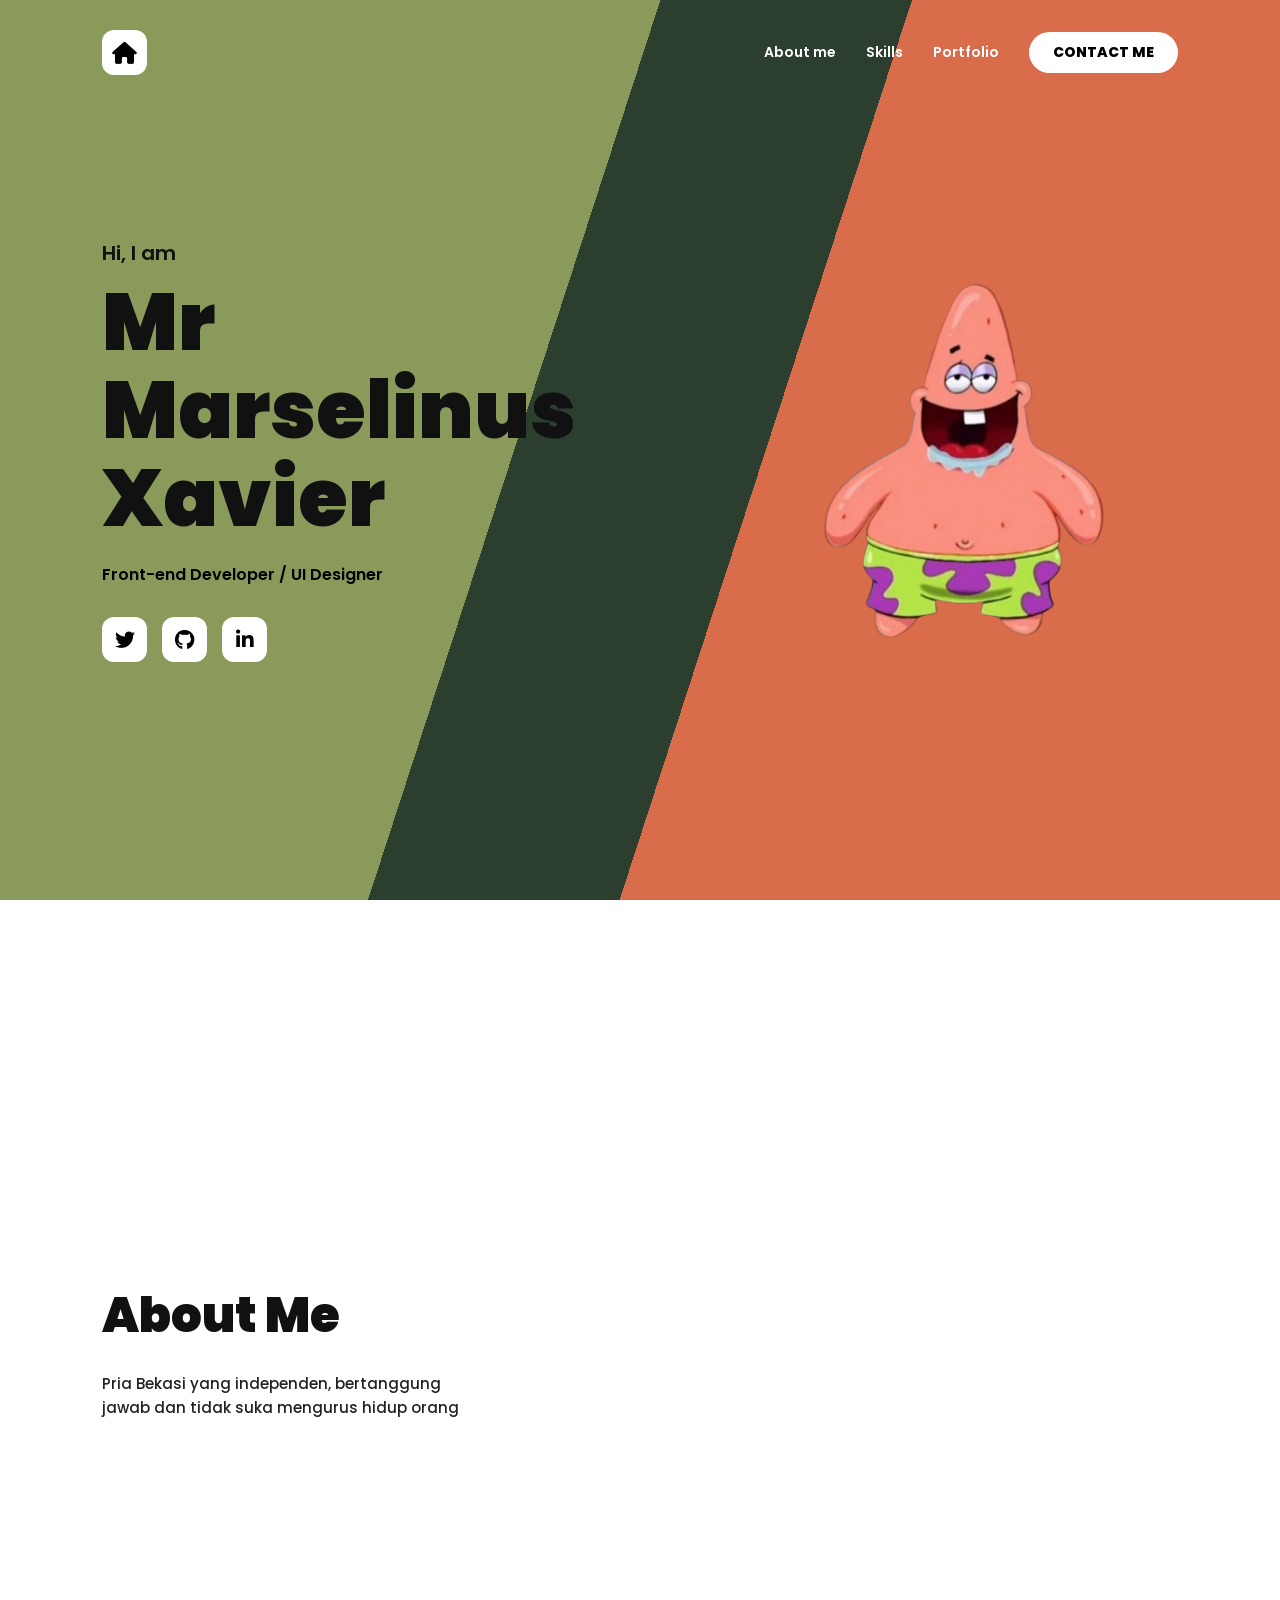
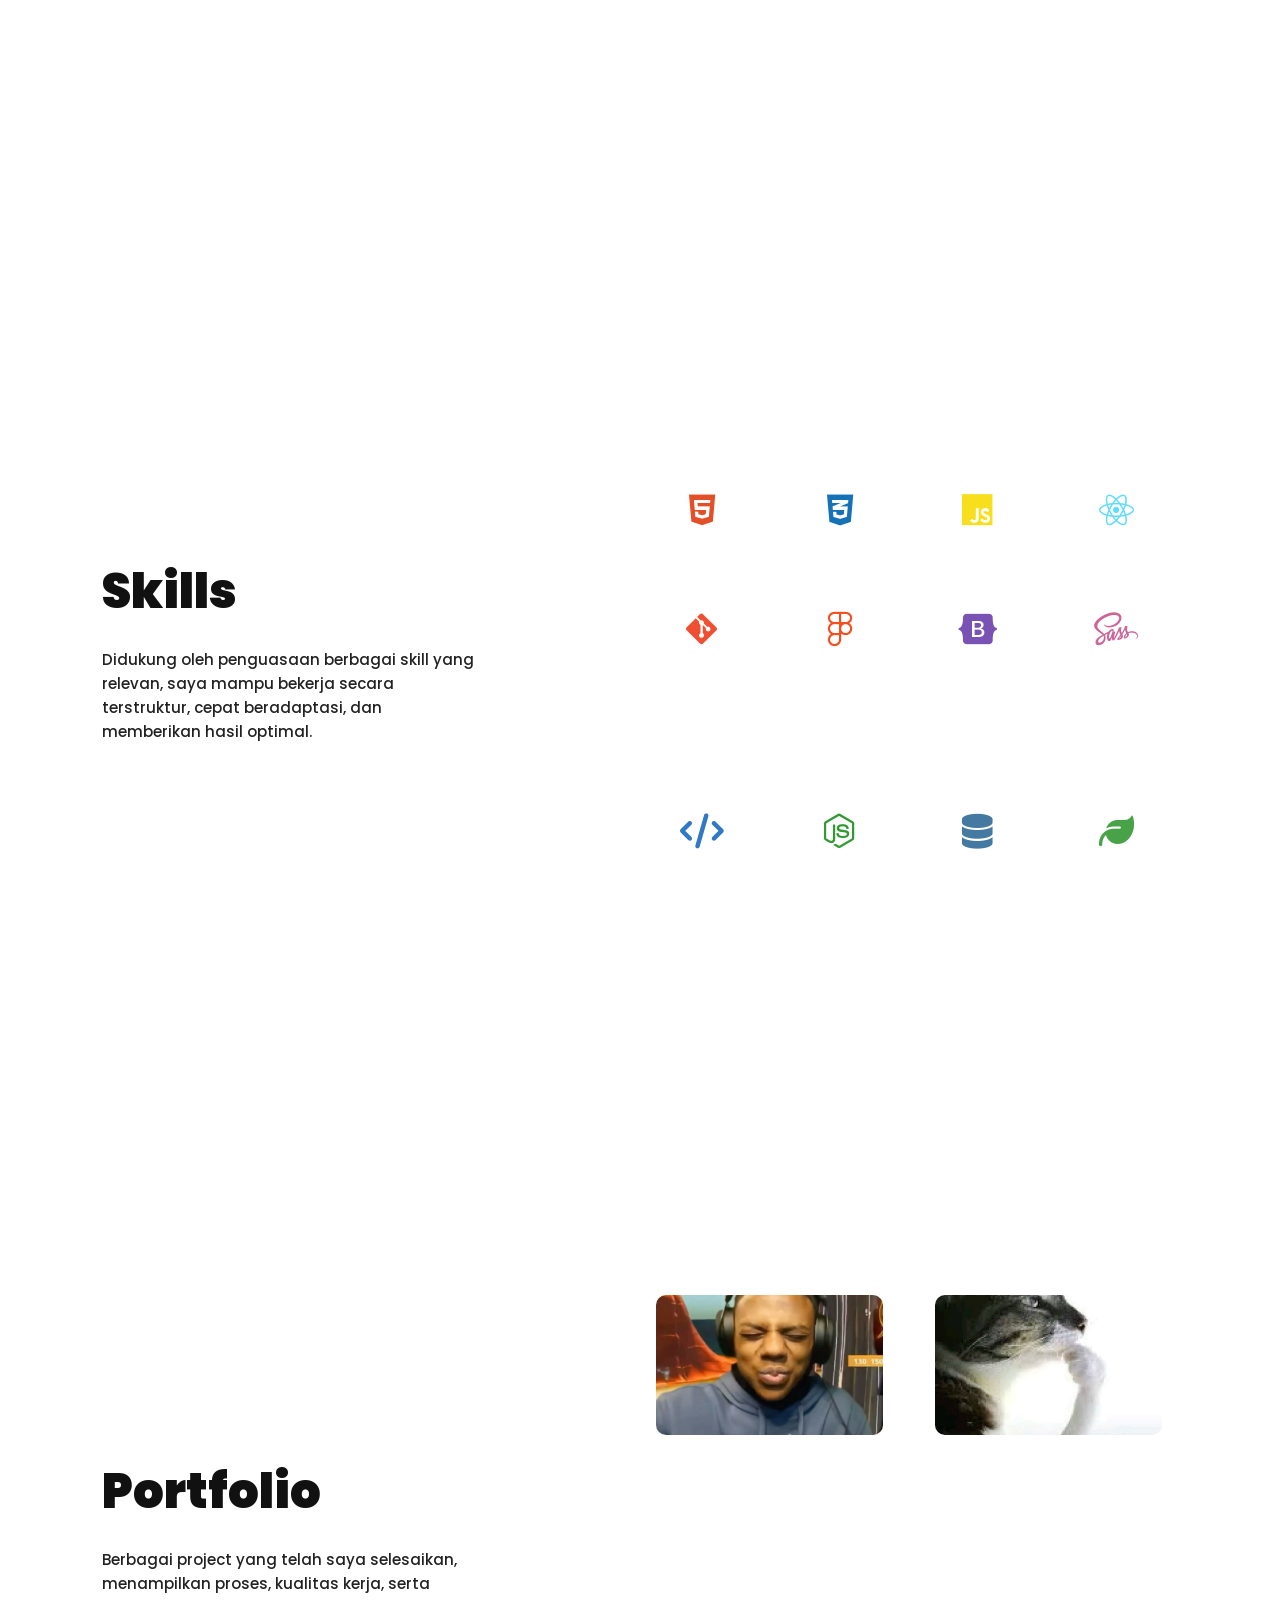
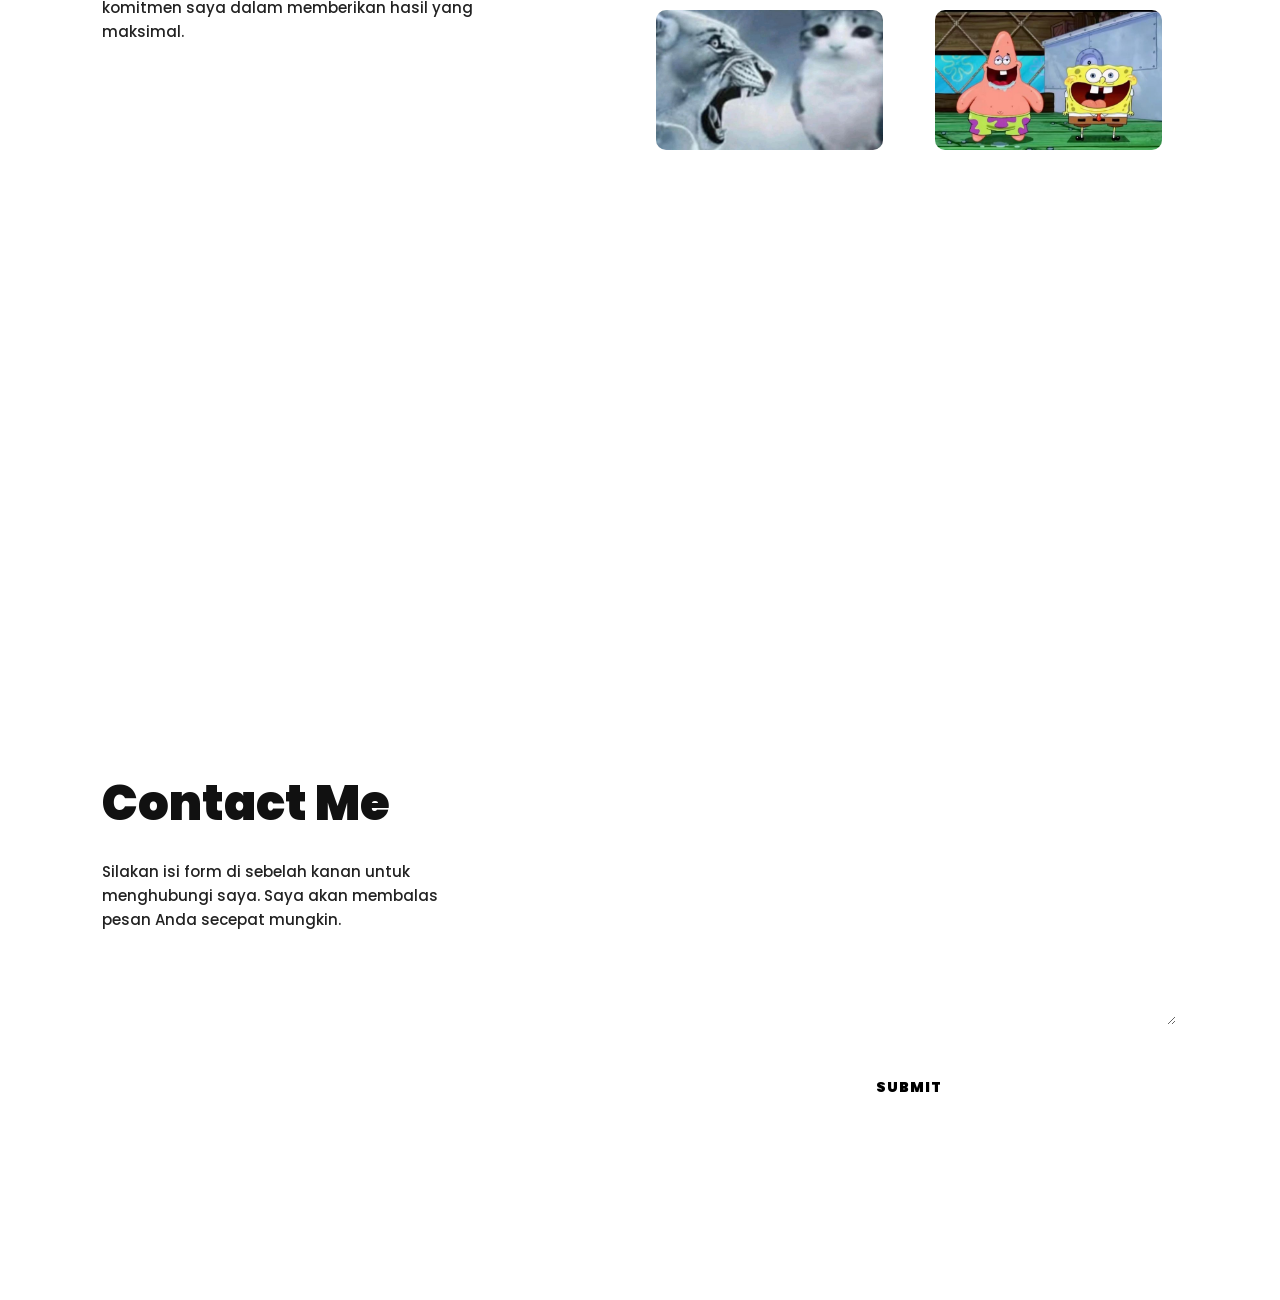
<file: index.html>
<!DOCTYPE html>
<html lang="id">
<head>
    <meta charset="UTF-8">
    <meta name="viewport" content="width=device-width, initial-scale=1.0">
    <title>Portfolio - Mr Marselinus Xavier</title>
    <link rel="stylesheet" href="style.css">
    <link rel="stylesheet" href="https://cdnjs.cloudflare.com/ajax/libs/font-awesome/6.4.0/css/all.min.css">
    <link href="https://fonts.googleapis.com/css2?family=Poppins:wght@400;600;800;900&display=swap" rel="stylesheet">
</head>
<body>

    <nav>
        <a href="#home" class="nav-home-icon">
            <i class="fa-solid fa-house"></i>
        </a>
        <div class="nav-links">
            <a href="#about">About me</a>
            <a href="#skills">Skills</a>
            <a href="#portfolio">Portfolio</a>
            <a href="#contact" class="btn-contact">CONTACT ME</a>
        </div>
    </nav>

    <section id="home">
        <div class="left-col">
            <p class="greeting">Hi, I am</p>
            <h1 class="main-title">Mr Marselinus<br>Xavier</h1>
            <p class="role">Front-end Developer / UI Designer</p>
            <div class="social-links">
                <a href="https://x.com/"><i class="fa-brands fa-twitter"></i></a>
                <a href="https://github.com/"><i class="fa-brands fa-github"></i></a>
                <a href="https://www.linkedin.com/"><i class="fa-brands fa-linkedin-in"></i></a>
            </div>
        </div>
        <div class="right-col home-img-container">
            <img src="pp.png" alt="Foto Profil" class="profile-img">
        </div>
    </section>

    <section id="about">
        <div class="left-col">
            <h2 class="section-title">About Me</h2>
            <p class="desc">Pria Bekasi yang independen, bertanggung jawab dan tidak suka mengurus hidup orang</p>
        </div>
        <div class="right-col">
            <div class="glass-card about-card">
                <h3>WHO AM I ?</h3>
                <p>Saya suka membangun UI yang clean, membuat komponen reusable, dan memastikan website nyaman digunakan di mobile maupun desktop. Saya juga terbiasa slicing design dari Figma menjadi HTML/CSS.</p>
                <div class="info-list">
                    <p><strong>Alamat:</strong> Adalah pokoknya</p>
                    <p><strong>Email:</strong> marsel220506@gmail.com</p>
                    <p><strong>Freelance:</strong> Available</p>
                </div>
            </div>
        </div>
    </section>

    <section id="skills">
        <div class="left-col">
            <h2 class="section-title">Skills</h2>
            <p class="desc">Didukung oleh penguasaan berbagai skill yang relevan, saya mampu bekerja secara terstruktur, cepat beradaptasi, dan memberikan hasil optimal.</p>
        </div>
        <div class="right-col">
            <h3 class="glass-title">USING NOW</h3>
            <div class="skills-grid">
                <div class="glass-card skill-box"><i class="fa-brands fa-html5" style="color:#E34F26;"></i><span>HTML5</span></div>
                <div class="glass-card skill-box"><i class="fa-brands fa-css3-alt" style="color:#1572B6;"></i><span>CSS3</span></div>
                <div class="glass-card skill-box"><i class="fa-brands fa-js" style="color:#F7DF1E;"></i><span>JAVASCRIPT</span></div>
                <div class="glass-card skill-box"><i class="fa-brands fa-react" style="color:#61DAFB;"></i><span>REACT</span></div>
                <div class="glass-card skill-box"><i class="fa-brands fa-git-alt" style="color:#F05032;"></i><span>GIT</span></div>
                <div class="glass-card skill-box"><i class="fa-brands fa-figma" style="color:#F24E1E;"></i><span>FIGMA</span></div>
                <div class="glass-card skill-box"><i class="fa-brands fa-bootstrap" style="color:#7952B3;"></i><span>BOOTSTRAP</span></div>
                <div class="glass-card skill-box"><i class="fa-brands fa-sass" style="color:#CC6699;"></i><span>SASS</span></div>
            </div>

            <h3 class="glass-title" style="margin-top: 30px;">LEARNING</h3>
            <div class="skills-grid">
                <div class="glass-card skill-box"><i class="fa-solid fa-code" style="color:#3178C6;"></i><span>TYPESCRIPT</span></div>
                <div class="glass-card skill-box"><i class="fa-brands fa-node-js" style="color:#339933;"></i><span>NODEJS</span></div>
                <div class="glass-card skill-box"><i class="fa-solid fa-database" style="color:#4479A1;"></i><span>MYSQL</span></div>
                <div class="glass-card skill-box"><i class="fa-solid fa-leaf" style="color:#47A248;"></i><span>MONGODB</span></div>
            </div>
        </div>
    </section>

    <section id="portfolio">
        <div class="left-col">
            <h2 class="section-title">Portfolio</h2>
            <p class="desc">Berbagai project yang telah saya selesaikan, menampilkan proses, kualitas kerja, serta komitmen saya dalam memberikan hasil yang maksimal.</p>
        </div>
        <div class="right-col">
            <h3 class="glass-title">PROJECTS</h3>
            <div class="portfolio-grid">
                <div class="glass-card project-card">
                    <div class="img-placeholder" style="background-image: url('porto\ 1.jpg');"></div>
                    <h4>Landing Gojawi</h4>
                    <p>Website landing page responsif untuk brand / produk.</p>
                    <div class="btn-group">
                        <a href="https://www.youtube.com/watch?v=MVky3sSzgUY" class="btn-outline">LIVE</a>
                        <a href="https://www.youtube.com/watch?v=MVky3sSzgUY" class="btn-outline">CODE</a>
                    </div>
                </div>
                <div class="glass-card project-card">
                    <div class="img-placeholder" style="background-image: url('porto\ 2.jpg');"></div>
                    <h4>Admin Dashboard</h4>
                    <p>Dashboard dengan tabel, filter, dan UI komponen.</p>
                    <div class="btn-group">
                        <a href="https://www.youtube.com/watch?v=MVky3sSzgUY" class="btn-outline">LIVE</a>
                        <a href="https://www.youtube.com/watch?v=MVky3sSzgUY" class="btn-outline">CODE</a>
                    </div>
                </div>
                <div class="glass-card project-card">
                    <div class="img-placeholder" style="background-image: url('porto\ 3.jpg');"></div>
                    <h4>Portfolio Website</h4>
                    <p>Website portfolio dengan section about & skills.</p>
                    <div class="btn-group">
                        <a href="https://www.youtube.com/watch?v=MVky3sSzgUY" class="btn-outline">LIVE</a>
                        <a href="https://www.youtube.com/watch?v=MVky3sSzgUY" class="btn-outline">CODE</a>
                    </div>
                </div>
                <div class="glass-card project-card">
                    <div class="img-placeholder" style="background-image: url('porto\ 4.jpg');"></div>
                    <h4>Mini App</h4>
                    <p>Aplikasi kecil (to-do / notes) berbasis JavaScript.</p>
                    <div class="btn-group">
                        <a href="https://www.youtube.com/watch?v=MVky3sSzgUY" class="btn-outline">LIVE</a>
                        <a href="https://www.youtube.com/watch?v=MVky3sSzgUY" class="btn-outline">CODE</a>
                    </div>
                </div>
            </div>
        </div>
    </section>

    <section id="contact">
        <div class="left-col">
            <h2 class="section-title">Contact Me</h2>
            <p class="desc">Silakan isi form di sebelah kanan untuk menghubungi saya. Saya akan membalas pesan Anda secepat mungkin.</p>
        </div>
        <div class="right-col">
            <h3 class="glass-title">SEND MESSAGE</h3>
            <form action="#">
                <input type="text" placeholder="Enter your name*" required>
                <input type="email" placeholder="Enter your email*" required>
                <input type="text" placeholder="Phone number">
                <textarea placeholder="Your message*" rows="5" required></textarea>
                <button type="submit" class="btn-submit">SUBMIT</button>
            </form>
        </div>
    </section>

</body>
</html>
</file>
<file: style.css>
/* --- RESET & FONT --- */
* {
    margin: 0;
    padding: 0;
    box-sizing: border-box;
    font-family: 'Poppins', sans-serif;
    scroll-behavior: smooth; /* Animasi scroll halus */
}

/* --- BACKGROUND DIAGONAL STATIS --- */
body {
    /* Sudut kemiringan dan proporsi warna persis seperti gambar */
    background: linear-gradient(108deg, #8A9A5B 42%, #2C3E2D 42%, #2C3E2D 58%, #D96C4A 58%);
    background-attachment: fixed;
    overflow-x: hidden;
    color: #000;
}

/* --- NAVIGATION BAR --- */
nav {
    position: fixed;
    top: 0;
    width: 100%;
    padding: 30px 8%;
    display: flex;
    justify-content: space-between;
    align-items: center;
    z-index: 1000;
}

.nav-home-icon {
    background-color: white;
    color: #000;
    width: 45px;
    height: 45px;
    display: flex;
    justify-content: center;
    align-items: center;
    border-radius: 12px;
    text-decoration: none;
    font-size: 22px;
}

.nav-links {
    display: flex;
    align-items: center;
    gap: 30px;
}

.nav-links a {
    color: white;
    text-decoration: none;
    font-size: 14px;
    font-weight: 600;
}

.btn-contact {
    background-color: white;
    color: #000 !important;
    padding: 10px 24px;
    border-radius: 25px;
    font-weight: 800 !important;
}

/* --- LAYOUT UMUM SECTION --- */
section {
    min-height: 100vh;
    display: flex;
    justify-content: space-between;
    align-items: center;
    padding: 0 8%;
}

.left-col {
    width: 35%;
    color: #111; /* Teks di area biru berwarna gelap */
}

.right-col {
    width: 50%;
    color: white; /* Teks di area merah berwarna putih */
}

/* --- TYPOGRAPHY LEFT COLUMN --- */
.greeting {
    font-size: 20px;
    font-weight: 600;
    margin-bottom: -10px;
}

.main-title {
    font-size: 5rem;
    font-weight: 900;
    line-height: 1.1;
    margin: 20px 0;
}

.role {
    font-size: 16px;
    font-weight: 600;
    color: #000000;
}

.section-title {
    font-size: 3rem;
    font-weight: 900;
    margin-bottom: 20px;
}

.desc {
    font-size: 15px;
    line-height: 1.6;
    font-weight: 500;
    color: #222;
}

/* --- SOCIAL LINKS --- */
.social-links {
    margin-top: 30px;
    display: flex;
    gap: 15px;
}

.social-links a {
    display: flex;
    justify-content: center;
    align-items: center;
    background: white;
    color: #000;
    width: 45px;
    height: 45px;
    border-radius: 12px;
    text-decoration: none;
    font-size: 20px;
    
    /* 1. Tambahkan baris ini agar animasi naiknya mulus selama 0.3 detik */
    transition: transform 0.3s ease; 
}

/* 2. Tambahkan blok kode baru ini di bawahnya */
.social-links a:hover {
    /* Angka minus (-) berarti ditarik ke ATAS sejauh 8 pixel */
    transform: translateY(-8px); 
}
/* --- EFEK GLASSMORPHISM (Kartu Transparan) --- */
.glass-card {
    background: rgba(255, 255, 255, 0.15); /* Transparan */
    backdrop-filter: blur(12px); /* Efek Blur */
    -webkit-backdrop-filter: blur(12px);
    border: 1px solid rgba(255, 255, 255, 0.1);
    border-radius: 15px;
}

/* --- ABOUT SECTION --- */
.about-card {
    padding: 40px;
    border-radius: 20px;
}

.about-card h3 {
    font-size: 2rem;
    font-weight: 900;
    margin-bottom: 20px;
    letter-spacing: 2px;
}

.about-card p {
    font-size: 14px;
    line-height: 1.8;
    margin-bottom: 20px;
}

.info-list p {
    margin-bottom: 8px;
    font-size: 14px;
}

/* --- SKILLS SECTION --- */
.glass-title {
    font-size: 2rem;
    font-weight: 900;
    margin-bottom: 20px;
    letter-spacing: 1px;
}

.skills-grid {
    display: grid;
    grid-template-columns: repeat(4, 1fr);
    gap: 15px;
}

.skill-box {
    padding: 20px 10px;
    display: flex;
    flex-direction: column;
    align-items: center;
    justify-content: center;
    
    transition: transform 0.3s ease; 
}

.skill-box:hover {
    transform: translateY(-5px); 
}

.skill-box i {
    font-size: 35px;
    margin-bottom: 10px;
}

.skill-box span {
    font-size: 11px;
    font-weight: 800;
    letter-spacing: 1px;
}

/* --- PORTFOLIO SECTION --- */
.portfolio-grid {
    display: grid;
    grid-template-columns: repeat(2, 1fr);
    gap: 20px;
}

.project-card {
    padding: 15px;
    display: flex;
    flex-direction: column;
}

.img-placeholder {
    width: 100%;
    height: 140px;
    background-color: #ccc;
    background-size: cover;
    background-position: center;
    border-radius: 10px;
    margin-bottom: 15px;
}

.project-card h4 {
    font-size: 16px;
    font-weight: 800;
    margin-bottom: 5px;
}

.project-card p {
    font-size: 12px;
    line-height: 1.4;
    margin-bottom: 15px;
    flex-grow: 1;
}

.btn-group {
    display: flex;
    gap: 10px;
}

.btn-outline {
    border: 1px solid rgba(255,255,255,0.4);
    color: white;
    padding: 5px 15px;
    border-radius: 20px;
    text-decoration: none;
    font-size: 11px;
    font-weight: 800;
}

/* --- CONTACT SECTION --- */
form {
    display: flex;
    flex-direction: column;
}

form input, form textarea {
    background: transparent;
    border: none;
    border-bottom: 2px solid rgba(255,255,255,0.5);
    color: white;
    padding: 12px 0;
    margin-bottom: 25px;
    font-size: 15px;
    outline: none;
    font-weight: 500;
}

form input::placeholder, form textarea::placeholder {
    color: rgba(255,255,255,0.8);
    font-weight: 600;
}

form textarea {
    border: 2px solid rgba(255,255,255,0.5);
    padding: 15px;
    border-radius: 5px;
}

.btn-submit {
    background: white;
    color: #000;
    border: none;
    padding: 15px;
    border-radius: 30px;
    font-size: 14px;
    font-weight: 900;
    cursor: pointer;
    margin-top: 10px;
    letter-spacing: 1px;
}

/* --- GAMBAR PROFIL HOME --- */
.home-img-container {
    display: flex;
    justify-content: center;
    align-items: center;
}

.profile-img {
    max-width: 80%;
    border-radius: 20px;
}
</file>
